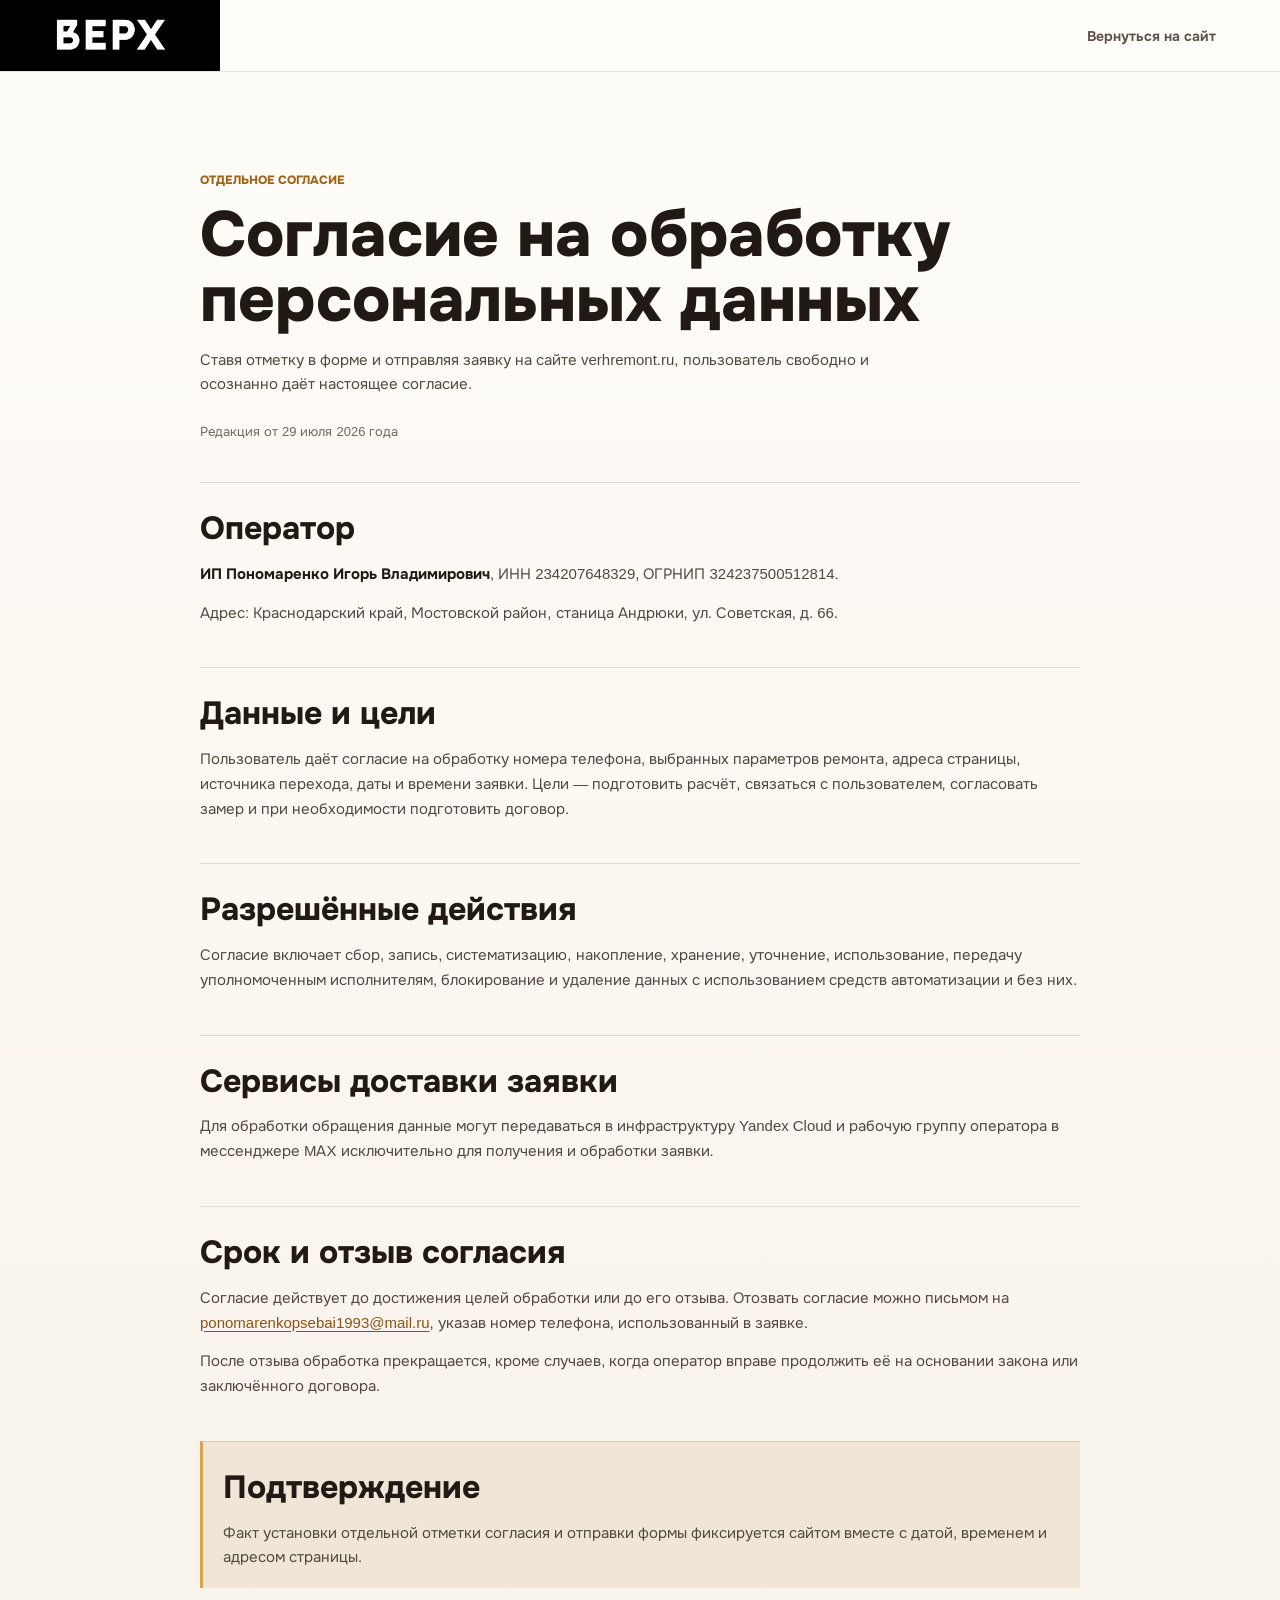
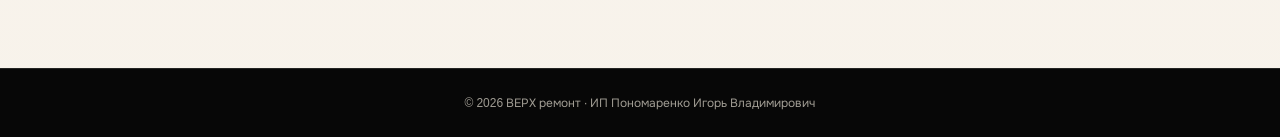
<file: consent.html>
<!doctype html>
<html lang="ru">
  <head>
    <meta charset="utf-8" />
    <meta name="viewport" content="width=device-width, initial-scale=1" />
    <title>Согласие на обработку персональных данных — ВЕРХ ремонт</title>
    <meta name="robots" content="noindex, follow" />
    <link rel="canonical" href="https://verhremont.ru/consent.html" />
    <link rel="icon" type="image/png" sizes="120x120" href="/verh-design-preview/favicon.png" />
    <link rel="stylesheet" href="legal-pages.css?v=20260729" />
  </head>
  <body>
    <header class="legal-page-header">
      <a class="legal-page-header__brand" href="/verh-design-preview/" aria-label="ВЕРХ — на главную">
        <img src="assets/brand/verh-wordmark-white-transparent.webp" alt="ВЕРХ" width="3360" height="1060" />
      </a>
      <a class="legal-page-header__back" href="/verh-design-preview/">Вернуться на сайт</a>
    </header>
    <main class="legal-document">
      <span class="legal-document__eyebrow">Отдельное согласие</span>
      <h1>Согласие на обработку персональных данных</h1>
      <p class="legal-document__lead">Ставя отметку в форме и отправляя заявку на сайте verhremont.ru, пользователь свободно и осознанно даёт настоящее согласие.</p>
      <div class="legal-document__meta"><span>Редакция от 29 июля 2026 года</span></div>

      <section>
        <h2>Оператор</h2>
        <p><strong>ИП Пономаренко Игорь Владимирович</strong>, ИНН 234207648329, ОГРНИП 324237500512814.</p>
        <p>Адрес: Краснодарский край, Мостовской район, станица Андрюки, ул. Советская, д. 66.</p>
      </section>

      <section>
        <h2>Данные и цели</h2>
        <p>Пользователь даёт согласие на обработку номера телефона, выбранных параметров ремонта, адреса страницы, источника перехода, даты и времени заявки. Цели — подготовить расчёт, связаться с пользователем, согласовать замер и при необходимости подготовить договор.</p>
      </section>

      <section>
        <h2>Разрешённые действия</h2>
        <p>Согласие включает сбор, запись, систематизацию, накопление, хранение, уточнение, использование, передачу уполномоченным исполнителям, блокирование и удаление данных с использованием средств автоматизации и без них.</p>
      </section>

      <section>
        <h2>Сервисы доставки заявки</h2>
        <p>Для обработки обращения данные могут передаваться в инфраструктуру Yandex Cloud и рабочую группу оператора в мессенджере MAX исключительно для получения и обработки заявки.</p>
      </section>

      <section>
        <h2>Срок и отзыв согласия</h2>
        <p>Согласие действует до достижения целей обработки или до его отзыва. Отозвать согласие можно письмом на <a href="mailto:ponomarenkopsebai1993@mail.ru">ponomarenkopsebai1993@mail.ru</a>, указав номер телефона, использованный в заявке.</p>
        <p>После отзыва обработка прекращается, кроме случаев, когда оператор вправе продолжить её на основании закона или заключённого договора.</p>
      </section>

      <section class="legal-document__notice">
        <h2>Подтверждение</h2>
        <p>Факт установки отдельной отметки согласия и отправки формы фиксируется сайтом вместе с датой, временем и адресом страницы.</p>
      </section>
    </main>
    <footer class="legal-page-footer">© 2026 ВЕРХ ремонт · ИП Пономаренко Игорь Владимирович</footer>
  </body>
</html>
</file>
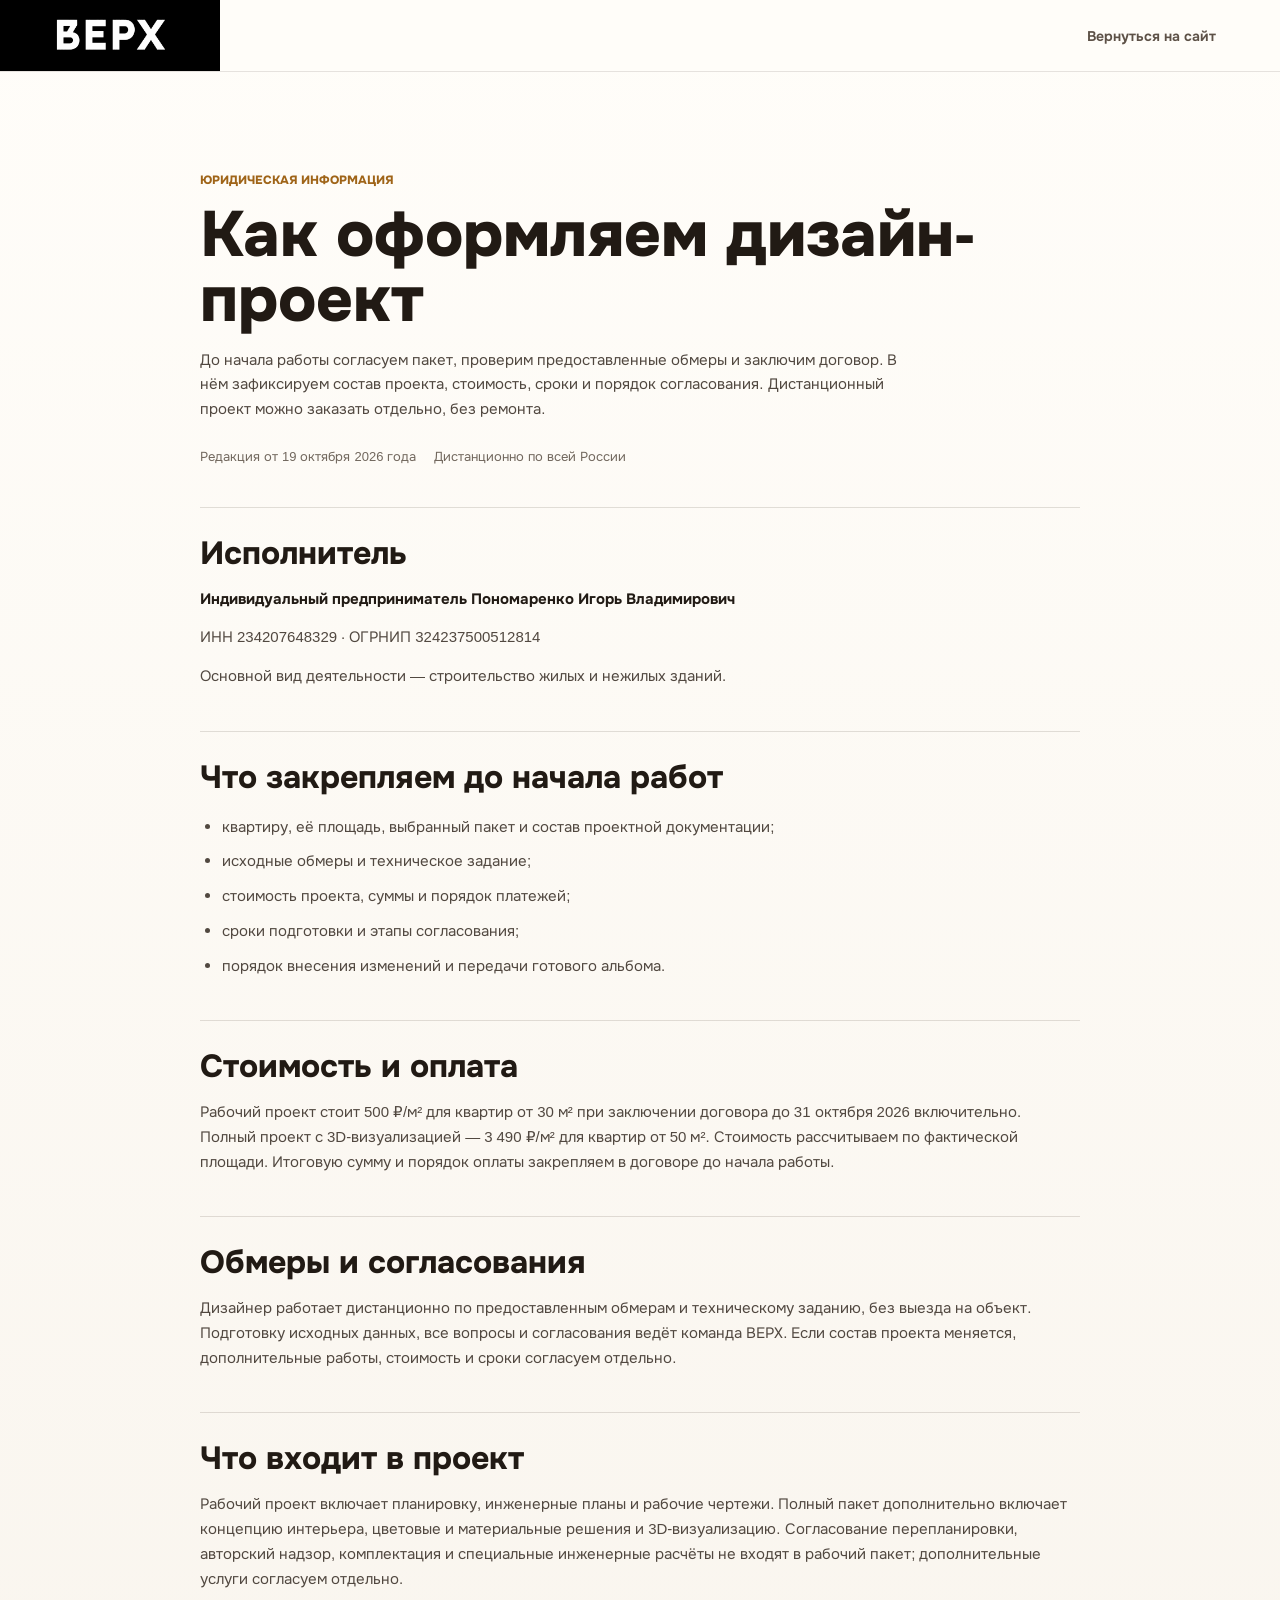
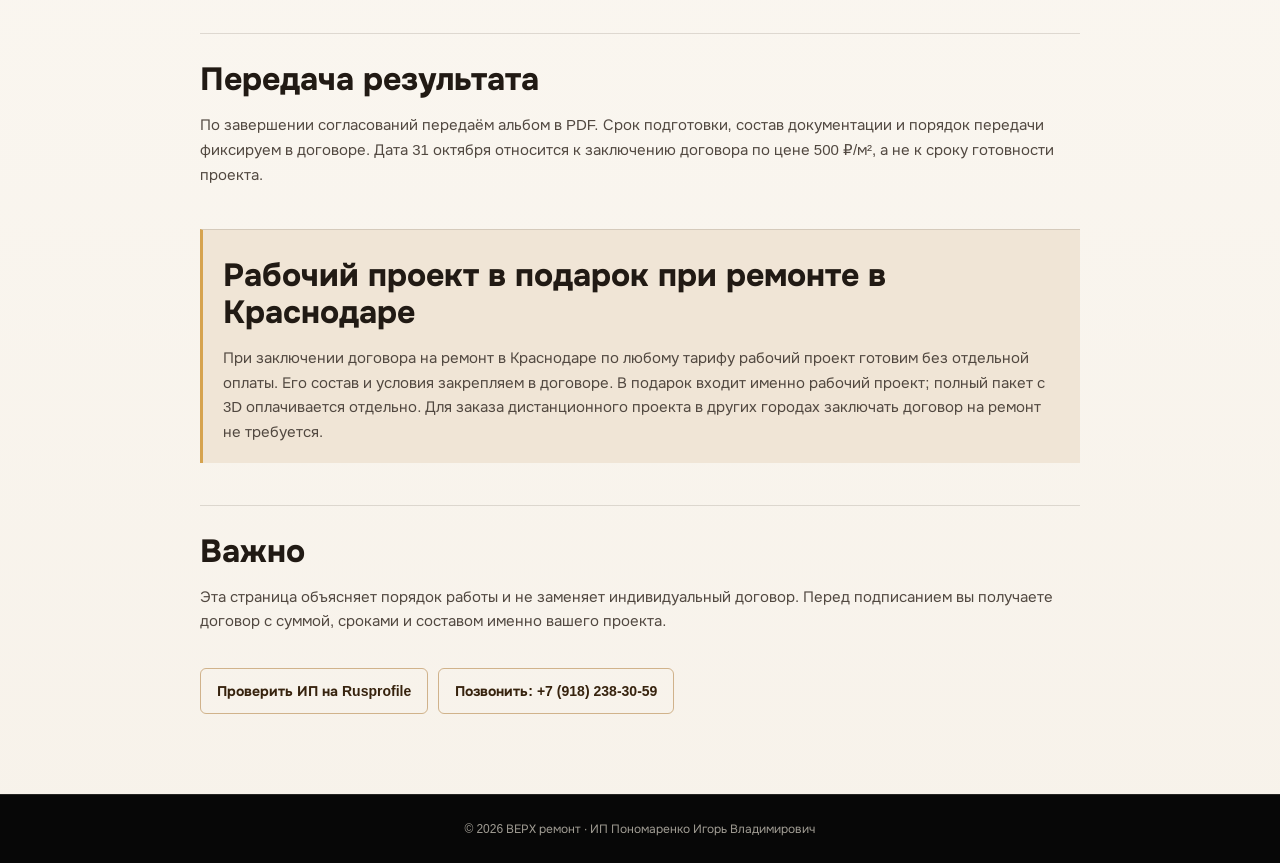
<file: contract.html>
<!doctype html>
<html lang="ru">
  <head>
    <meta charset="utf-8" />
    <meta name="viewport" content="width=device-width, initial-scale=1" />
    <title>Как оформляем дизайн-проект — ВЕРХ</title>
    <meta name="description" content="Договор на дистанционный дизайн-проект квартиры: состав, стоимость, исходные данные и порядок согласования с ВЕРХ." />
    <meta name="robots" content="noindex, follow" />
    <link rel="canonical" href="https://design.verhremont.ru/contract.html" />
    <link rel="icon" type="image/png" sizes="120x120" href="/verh-design-preview/favicon.png" />
    <link rel="stylesheet" href="legal-pages.css?v=20260729" />
  </head>
  <body>
    <header class="legal-page-header">
      <a class="legal-page-header__brand" href="/verh-design-preview/" aria-label="ВЕРХ — на главную">
        <img src="assets/brand/verh-wordmark-white-transparent.webp" alt="ВЕРХ" width="3360" height="1060" />
      </a>
      <a class="legal-page-header__back" href="/verh-design-preview/">Вернуться на сайт</a>
    </header>
    <main class="legal-document">
      <span class="legal-document__eyebrow">Юридическая информация</span>
      <h1>Как оформляем дизайн-проект</h1>
      <p class="legal-document__lead">До начала работы согласуем пакет, проверим предоставленные обмеры и заключим договор. В нём зафиксируем состав проекта, стоимость, сроки и порядок согласования. Дистанционный проект можно заказать отдельно, без ремонта.</p>
      <div class="legal-document__meta">
        <span>Редакция от 19 октября 2026 года</span>
        <span>Дистанционно по всей России</span>
      </div>

      <section>
        <h2>Исполнитель</h2>
        <p><strong>Индивидуальный предприниматель Пономаренко Игорь Владимирович</strong></p>
        <p>ИНН 234207648329 · ОГРНИП 324237500512814</p>
        <p>Основной вид деятельности — строительство жилых и нежилых зданий.</p>
      </section>

      <section>
        <h2>Что закрепляем до начала работ</h2>
        <ul>
          <li>квартиру, её площадь, выбранный пакет и состав проектной документации;</li>
          <li>исходные обмеры и техническое задание;</li>
          <li>стоимость проекта, суммы и порядок платежей;</li>
          <li>сроки подготовки и этапы согласования;</li>
          <li>порядок внесения изменений и передачи готового альбома.</li>
        </ul>
      </section>

      <section>
        <h2>Стоимость и оплата</h2>
        <p>Рабочий проект стоит 500 ₽/м² для квартир от 30 м² при заключении договора до 31 октября 2026 включительно. Полный проект с 3D-визуализацией — 3 490 ₽/м² для квартир от 50 м². Стоимость рассчитываем по фактической площади. Итоговую сумму и порядок оплаты закрепляем в договоре до начала работы.</p>
      </section>

      <section>
        <h2>Обмеры и согласования</h2>
        <p>Дизайнер работает дистанционно по предоставленным обмерам и техническому заданию, без выезда на объект. Подготовку исходных данных, все вопросы и согласования ведёт команда ВЕРХ. Если состав проекта меняется, дополнительные работы, стоимость и сроки согласуем отдельно.</p>
      </section>

      <section>
        <h2>Что входит в проект</h2>
        <p>Рабочий проект включает планировку, инженерные планы и рабочие чертежи. Полный пакет дополнительно включает концепцию интерьера, цветовые и материальные решения и 3D-визуализацию. Согласование перепланировки, авторский надзор, комплектация и специальные инженерные расчёты не входят в рабочий пакет; дополнительные услуги согласуем отдельно.</p>
      </section>

      <section>
        <h2>Передача результата</h2>
        <p>По завершении согласований передаём альбом в PDF. Срок подготовки, состав документации и порядок передачи фиксируем в договоре. Дата 31 октября относится к заключению договора по цене 500 ₽/м², а не к сроку готовности проекта.</p>
      </section>

      <section class="legal-document__notice">
        <h2>Рабочий проект в подарок при ремонте в Краснодаре</h2>
        <p>При заключении договора на ремонт в Краснодаре по любому тарифу рабочий проект готовим без отдельной оплаты. Его состав и условия закрепляем в договоре. В подарок входит именно рабочий проект; полный пакет с 3D оплачивается отдельно. Для заказа дистанционного проекта в других городах заключать договор на ремонт не требуется.</p>
      </section>

      <section>
        <h2>Важно</h2>
        <p>Эта страница объясняет порядок работы и не заменяет индивидуальный договор. Перед подписанием вы получаете договор с суммой, сроками и составом именно вашего проекта.</p>
        <div class="legal-document__actions">
          <a href="https://www.rusprofile.ru/ip/324237500512814" target="_blank" rel="noreferrer noopener">Проверить ИП на Rusprofile</a>
          <a href="tel:+79182383059">Позвонить: +7 (918) 238-30-59</a>
        </div>
      </section>
    </main>
    <footer class="legal-page-footer">© 2026 ВЕРХ ремонт · ИП Пономаренко Игорь Владимирович</footer>
  </body>
</html>
</file>
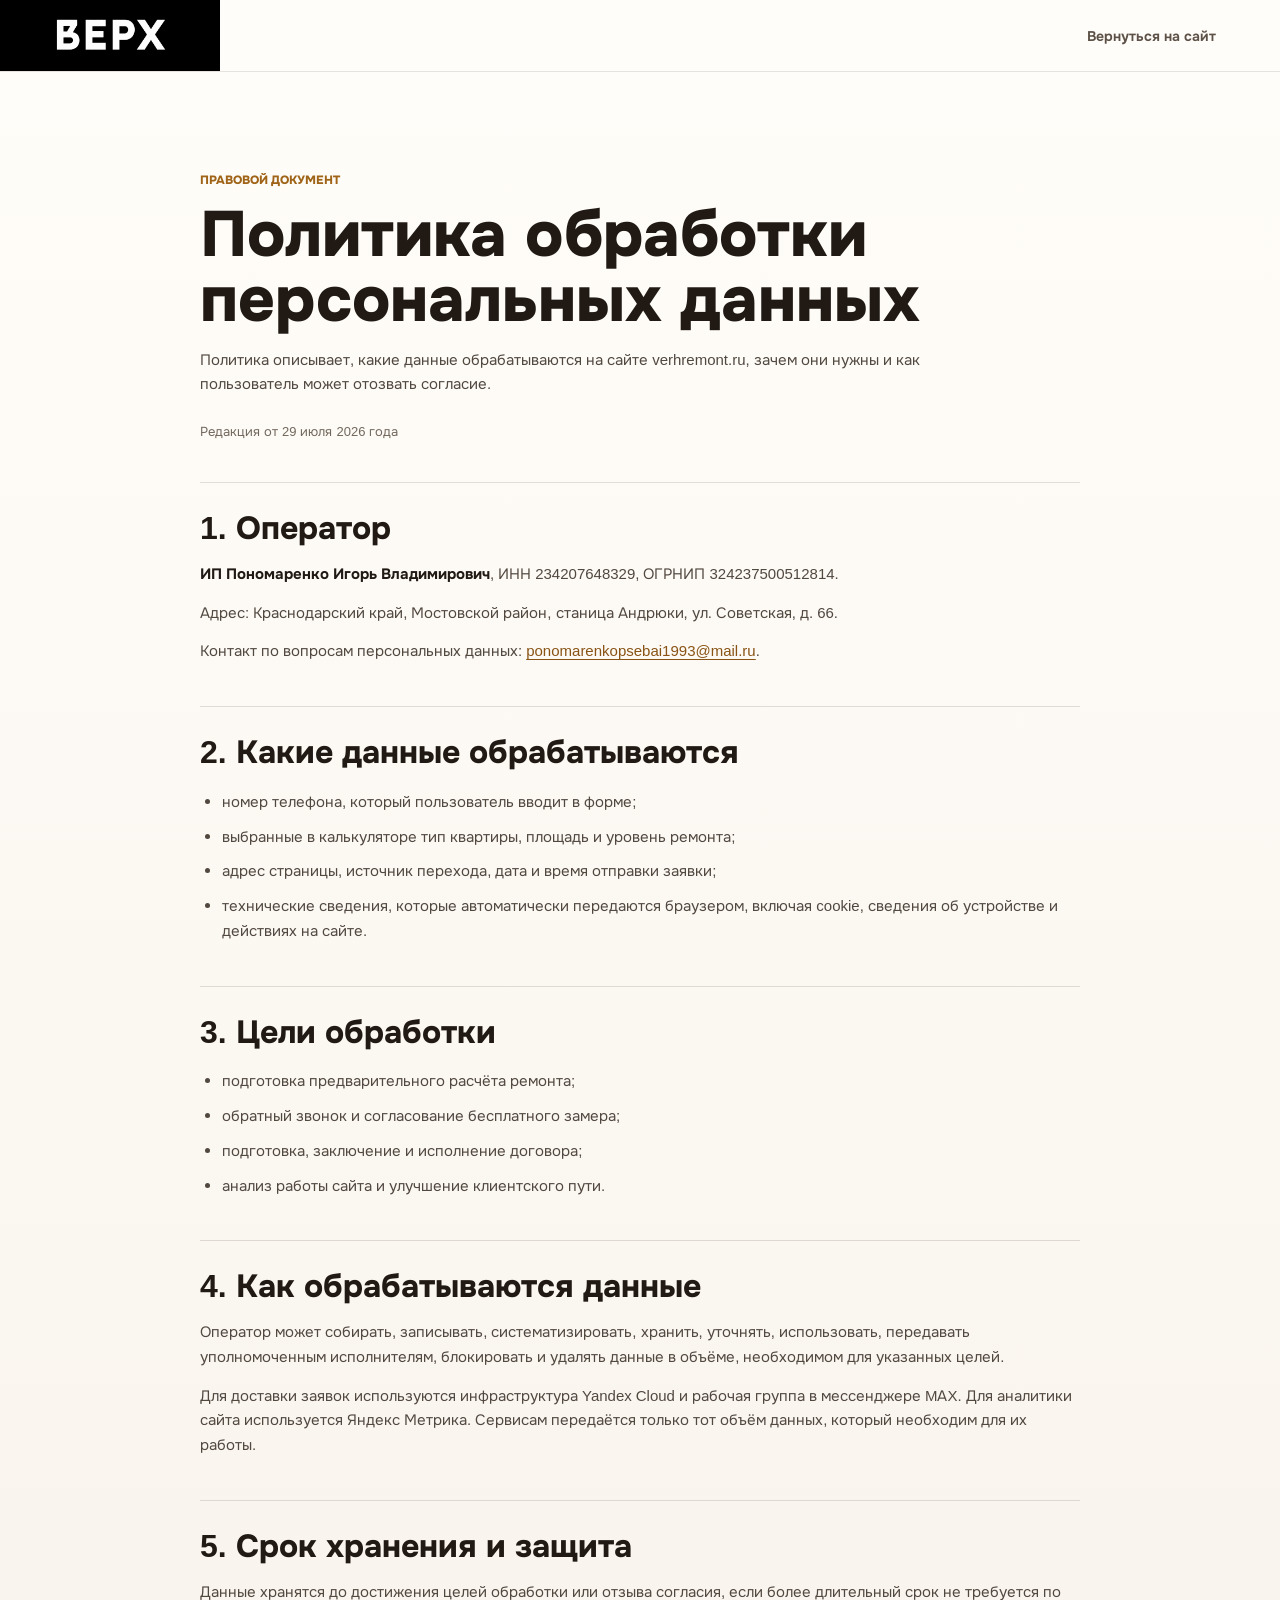
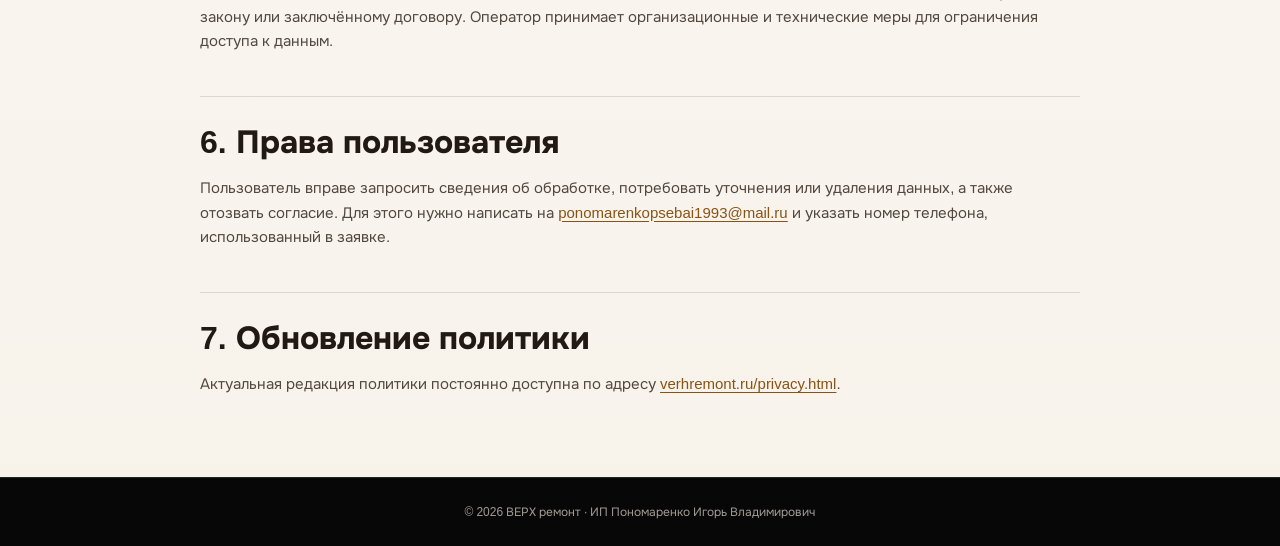
<file: privacy.html>
<!doctype html>
<html lang="ru">
  <head>
    <meta charset="utf-8" />
    <meta name="viewport" content="width=device-width, initial-scale=1" />
    <title>Политика обработки персональных данных — ВЕРХ ремонт</title>
    <meta name="robots" content="noindex, follow" />
    <link rel="canonical" href="https://verhremont.ru/privacy.html" />
    <link rel="icon" type="image/png" sizes="120x120" href="/verh-design-preview/favicon.png" />
    <link rel="stylesheet" href="legal-pages.css?v=20260729" />
  </head>
  <body>
    <header class="legal-page-header">
      <a class="legal-page-header__brand" href="/verh-design-preview/" aria-label="ВЕРХ — на главную">
        <img src="assets/brand/verh-wordmark-white-transparent.webp" alt="ВЕРХ" width="3360" height="1060" />
      </a>
      <a class="legal-page-header__back" href="/verh-design-preview/">Вернуться на сайт</a>
    </header>
    <main class="legal-document">
      <span class="legal-document__eyebrow">Правовой документ</span>
      <h1>Политика обработки персональных данных</h1>
      <p class="legal-document__lead">Политика описывает, какие данные обрабатываются на сайте verhremont.ru, зачем они нужны и как пользователь может отозвать согласие.</p>
      <div class="legal-document__meta"><span>Редакция от 29 июля 2026 года</span></div>

      <section>
        <h2>1. Оператор</h2>
        <p><strong>ИП Пономаренко Игорь Владимирович</strong>, ИНН 234207648329, ОГРНИП 324237500512814.</p>
        <p>Адрес: Краснодарский край, Мостовской район, станица Андрюки, ул. Советская, д. 66.</p>
        <p>Контакт по вопросам персональных данных: <a href="mailto:ponomarenkopsebai1993@mail.ru">ponomarenkopsebai1993@mail.ru</a>.</p>
      </section>

      <section>
        <h2>2. Какие данные обрабатываются</h2>
        <ul>
          <li>номер телефона, который пользователь вводит в форме;</li>
          <li>выбранные в калькуляторе тип квартиры, площадь и уровень ремонта;</li>
          <li>адрес страницы, источник перехода, дата и время отправки заявки;</li>
          <li>технические сведения, которые автоматически передаются браузером, включая cookie, сведения об устройстве и действиях на сайте.</li>
        </ul>
      </section>

      <section>
        <h2>3. Цели обработки</h2>
        <ul>
          <li>подготовка предварительного расчёта ремонта;</li>
          <li>обратный звонок и согласование бесплатного замера;</li>
          <li>подготовка, заключение и исполнение договора;</li>
          <li>анализ работы сайта и улучшение клиентского пути.</li>
        </ul>
      </section>

      <section>
        <h2>4. Как обрабатываются данные</h2>
        <p>Оператор может собирать, записывать, систематизировать, хранить, уточнять, использовать, передавать уполномоченным исполнителям, блокировать и удалять данные в объёме, необходимом для указанных целей.</p>
        <p>Для доставки заявок используются инфраструктура Yandex Cloud и рабочая группа в мессенджере MAX. Для аналитики сайта используется Яндекс Метрика. Сервисам передаётся только тот объём данных, который необходим для их работы.</p>
      </section>

      <section>
        <h2>5. Срок хранения и защита</h2>
        <p>Данные хранятся до достижения целей обработки или отзыва согласия, если более длительный срок не требуется по закону или заключённому договору. Оператор принимает организационные и технические меры для ограничения доступа к данным.</p>
      </section>

      <section>
        <h2>6. Права пользователя</h2>
        <p>Пользователь вправе запросить сведения об обработке, потребовать уточнения или удаления данных, а также отозвать согласие. Для этого нужно написать на <a href="mailto:ponomarenkopsebai1993@mail.ru">ponomarenkopsebai1993@mail.ru</a> и указать номер телефона, использованный в заявке.</p>
      </section>

      <section>
        <h2>7. Обновление политики</h2>
        <p>Актуальная редакция политики постоянно доступна по адресу <a href="https://verhremont.ru/privacy.html">verhremont.ru/privacy.html</a>.</p>
      </section>
    </main>
    <footer class="legal-page-footer">© 2026 ВЕРХ ремонт · ИП Пономаренко Игорь Владимирович</footer>
  </body>
</html>
</file>
<file: legal-pages.css>
@font-face {
  font-family: "Onest";
  src: url("assets/fonts/onest-cyrillic.woff2") format("woff2");
  font-style: normal;
  font-weight: 100 900;
  font-display: swap;
}

* {
  box-sizing: border-box;
}

html {
  background: #f7f2ea;
  color: #211a14;
  font-family: "Onest", Arial, sans-serif;
  scroll-behavior: smooth;
}

body {
  min-width: 320px;
  margin: 0;
  background: linear-gradient(180deg, #fffdf9, #f7f2ea);
}

a {
  color: inherit;
}

.legal-page-header {
  display: flex;
  min-height: 72px;
  align-items: center;
  justify-content: space-between;
  gap: 24px;
  border-bottom: 1px solid rgba(49, 37, 26, 0.12);
  background: #fffdf9;
  padding: 0 clamp(18px, 5vw, 72px) 0 0;
}

.legal-page-header__brand {
  display: flex;
  align-self: stretch;
  align-items: center;
  background: #000;
  padding: 0 clamp(18px, 4vw, 56px);
}

.legal-page-header__brand img {
  display: block;
  width: 118px;
  height: auto;
}

.legal-page-header__back {
  color: #5d5147;
  font-size: 14px;
  font-weight: 650;
  text-decoration: none;
}

.legal-page-header__back:hover {
  color: #9f6418;
}

.legal-document {
  width: min(880px, calc(100% - 36px));
  margin: 0 auto;
  padding: clamp(56px, 8vw, 96px) 0 80px;
}

.legal-document__eyebrow {
  color: #9f6418;
  font-size: 12px;
  font-weight: 800;
  text-transform: uppercase;
}

.legal-document h1 {
  max-width: 800px;
  margin: 14px 0 0;
  font-size: clamp(36px, 6vw, 64px);
  font-weight: 800;
  line-height: 1.02;
}

.legal-document__lead {
  max-width: 720px;
  margin: 24px 0 0;
  color: #655b51;
  font-size: 18px;
  line-height: 1.55;
}

.legal-document__meta {
  display: flex;
  flex-wrap: wrap;
  gap: 8px 18px;
  margin-top: 26px;
  color: #71675d;
  font-size: 13px;
}

.legal-document section {
  margin-top: 42px;
  border-top: 1px solid rgba(49, 37, 26, 0.14);
  padding-top: 28px;
}

.legal-document h2 {
  margin: 0;
  font-size: clamp(24px, 3vw, 32px);
  font-weight: 750;
  line-height: 1.15;
}

.legal-document h3 {
  margin: 24px 0 0;
  font-size: 18px;
}

.legal-document p,
.legal-document li {
  color: #514840;
  font-size: 15px;
  line-height: 1.65;
}

.legal-document p {
  margin: 14px 0 0;
}

.legal-document ul,
.legal-document ol {
  display: grid;
  gap: 10px;
  margin: 18px 0 0;
  padding-left: 22px;
}

.legal-document strong {
  color: #211a14;
}

.legal-document a {
  color: #895315;
  text-underline-offset: 3px;
}

.legal-document__notice {
  border-left: 3px solid #d6a34f;
  background: #f0e5d6;
  padding: 18px 20px;
}

.legal-document__actions {
  display: flex;
  flex-wrap: wrap;
  gap: 10px;
  margin-top: 34px;
}

.legal-document__actions a {
  display: inline-flex;
  min-height: 46px;
  align-items: center;
  justify-content: center;
  border: 1px solid rgba(159, 100, 24, 0.45);
  border-radius: 6px;
  padding: 0 16px;
  color: #37230e;
  font-size: 14px;
  font-weight: 700;
  text-decoration: none;
}

.legal-page-footer {
  border-top: 1px solid rgba(255, 248, 234, 0.12);
  background: #070707;
  color: rgba(255, 248, 234, 0.62);
  padding: 26px 18px;
  text-align: center;
  font-size: 12px;
}

@media (max-width: 620px) {
  .legal-page-header {
    min-height: 62px;
    padding-right: 16px;
  }

  .legal-page-header__brand {
    padding: 0 16px;
  }

  .legal-page-header__brand img {
    width: 104px;
  }

  .legal-page-header__back {
    font-size: 12px;
  }

  .legal-document__lead {
    font-size: 16px;
  }
}
</file>
